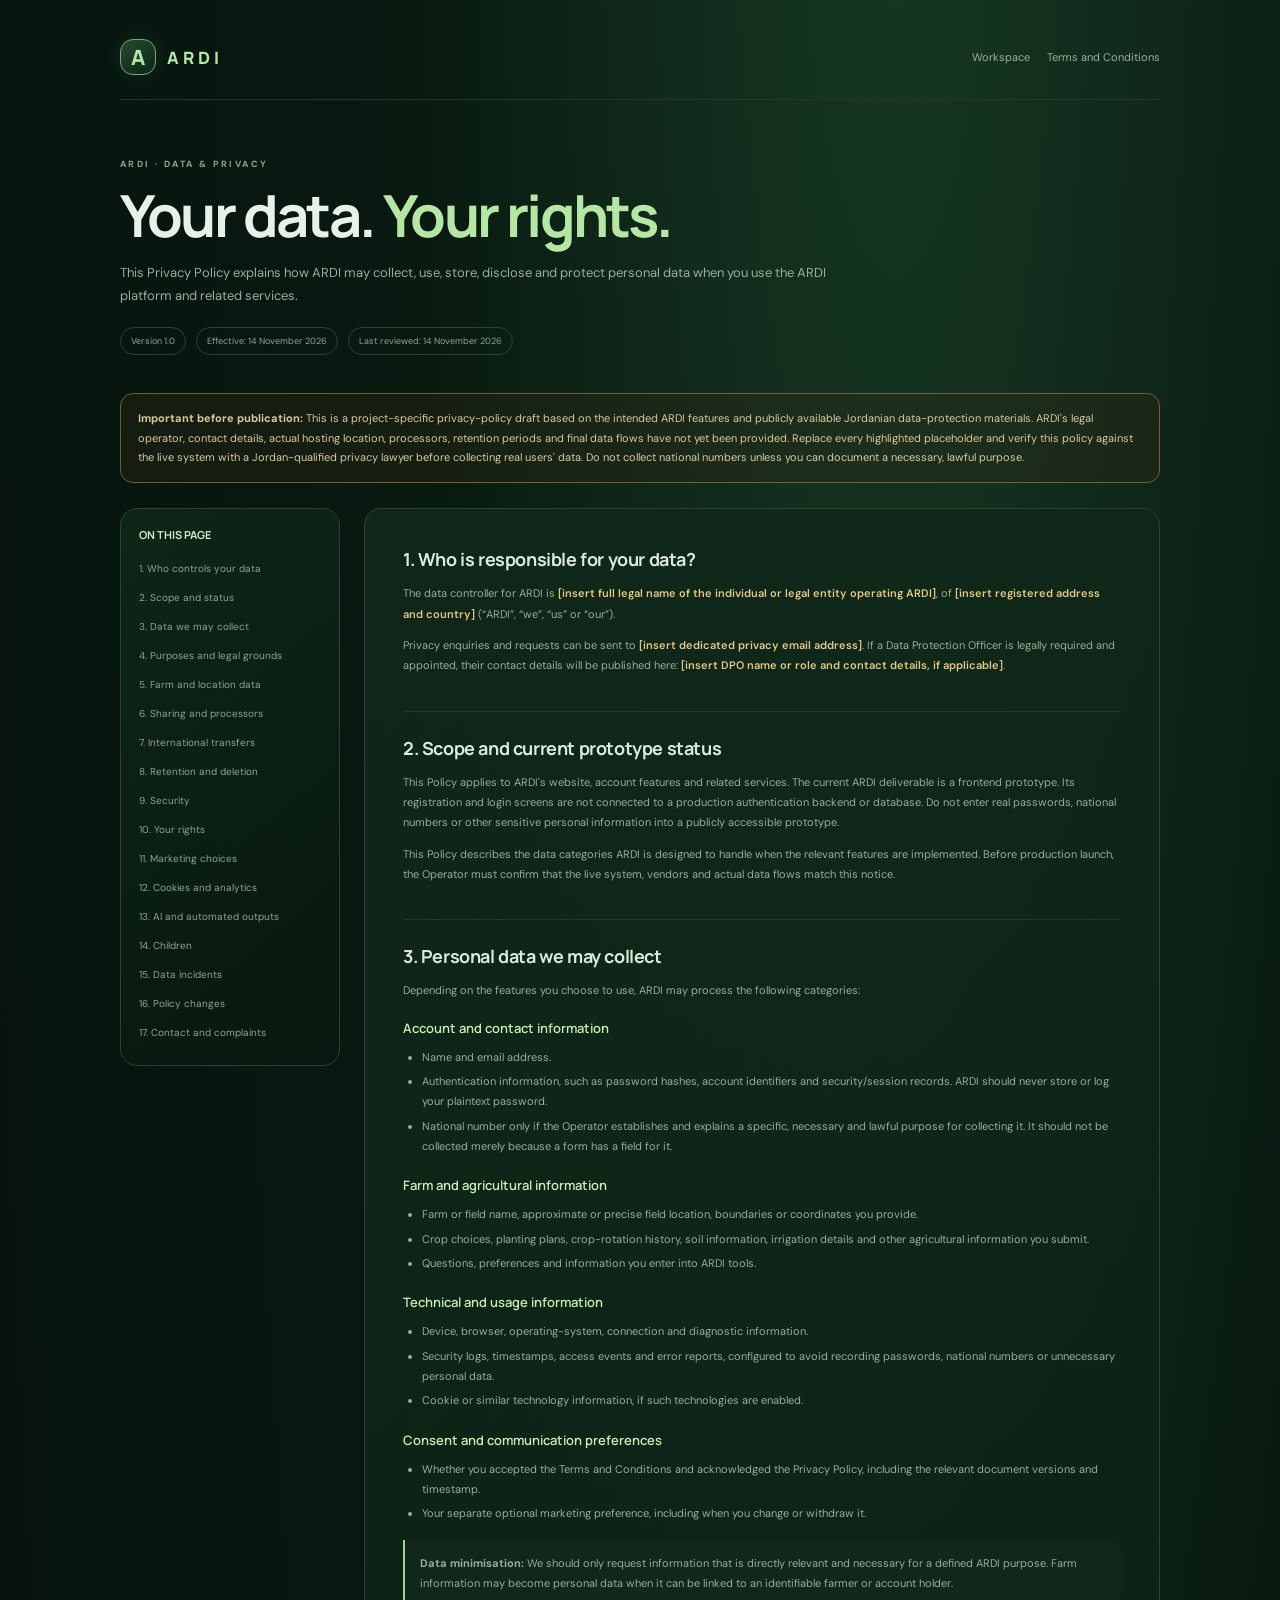
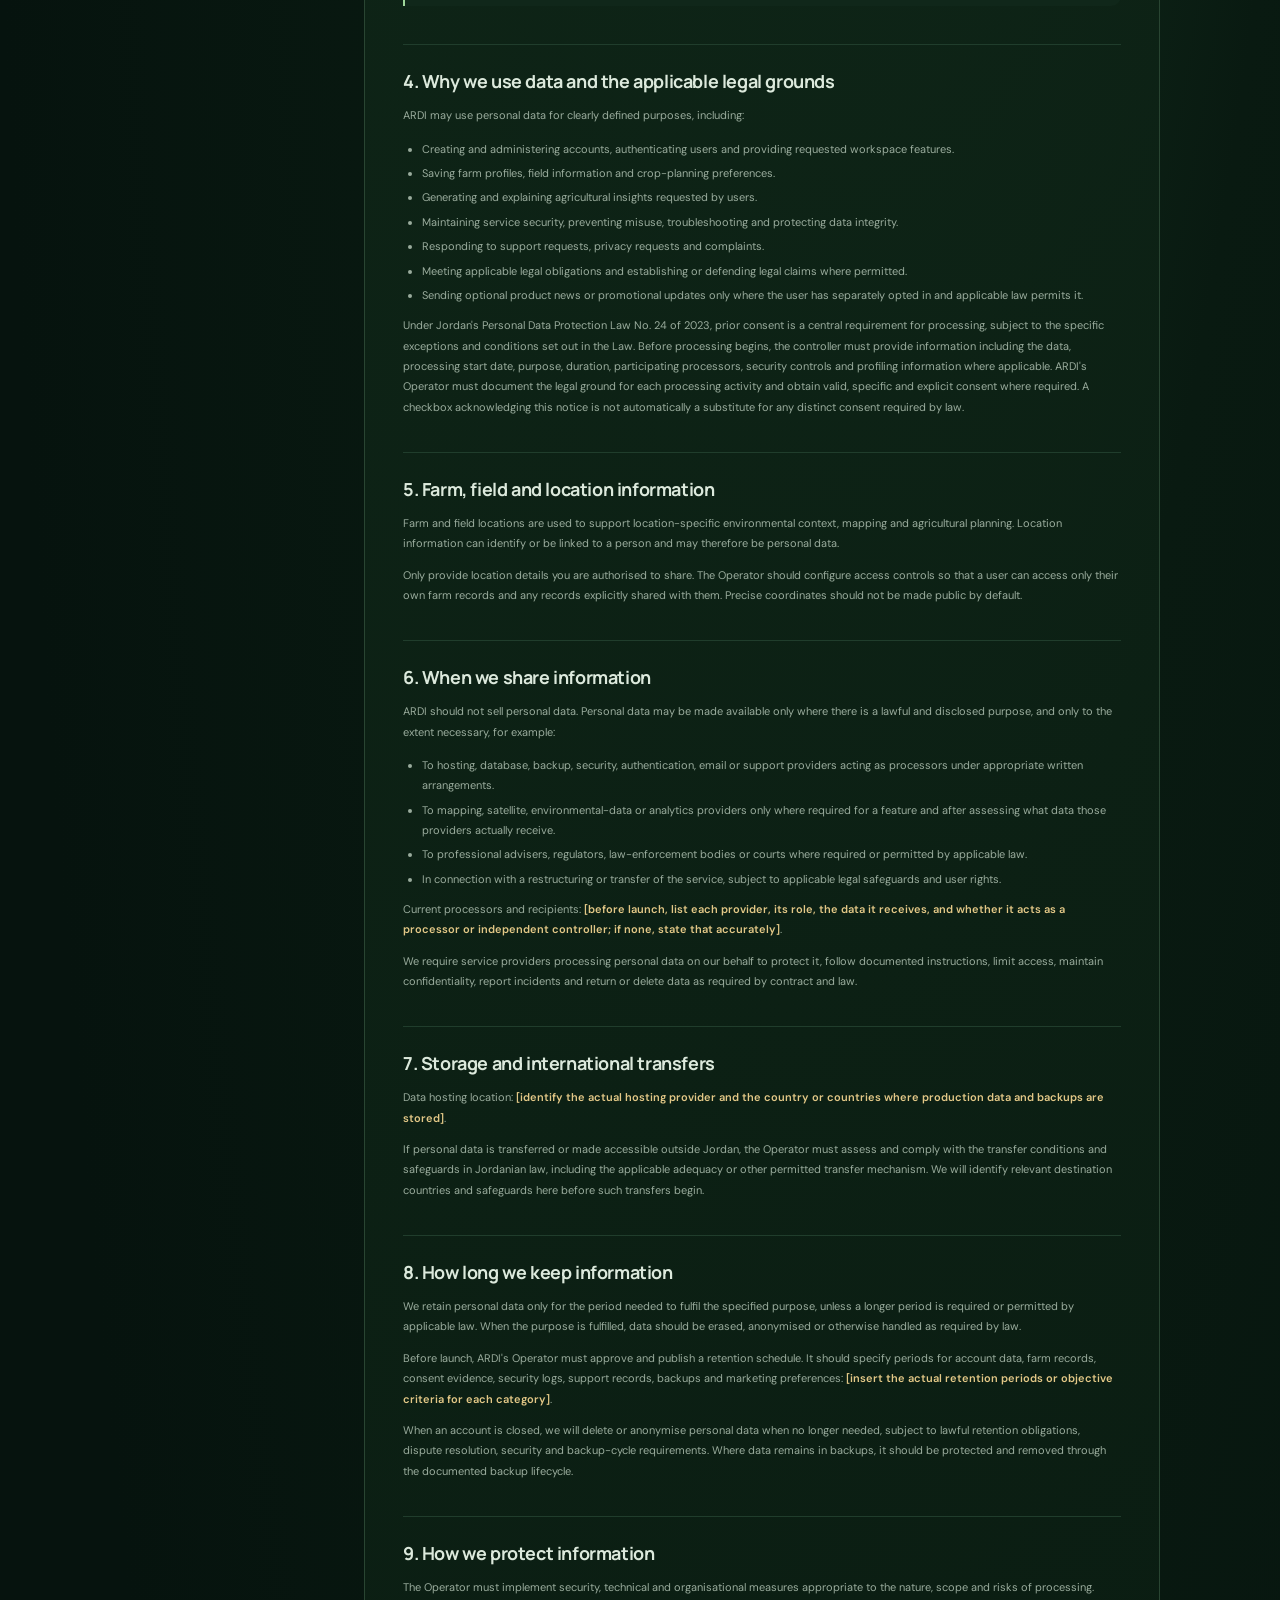
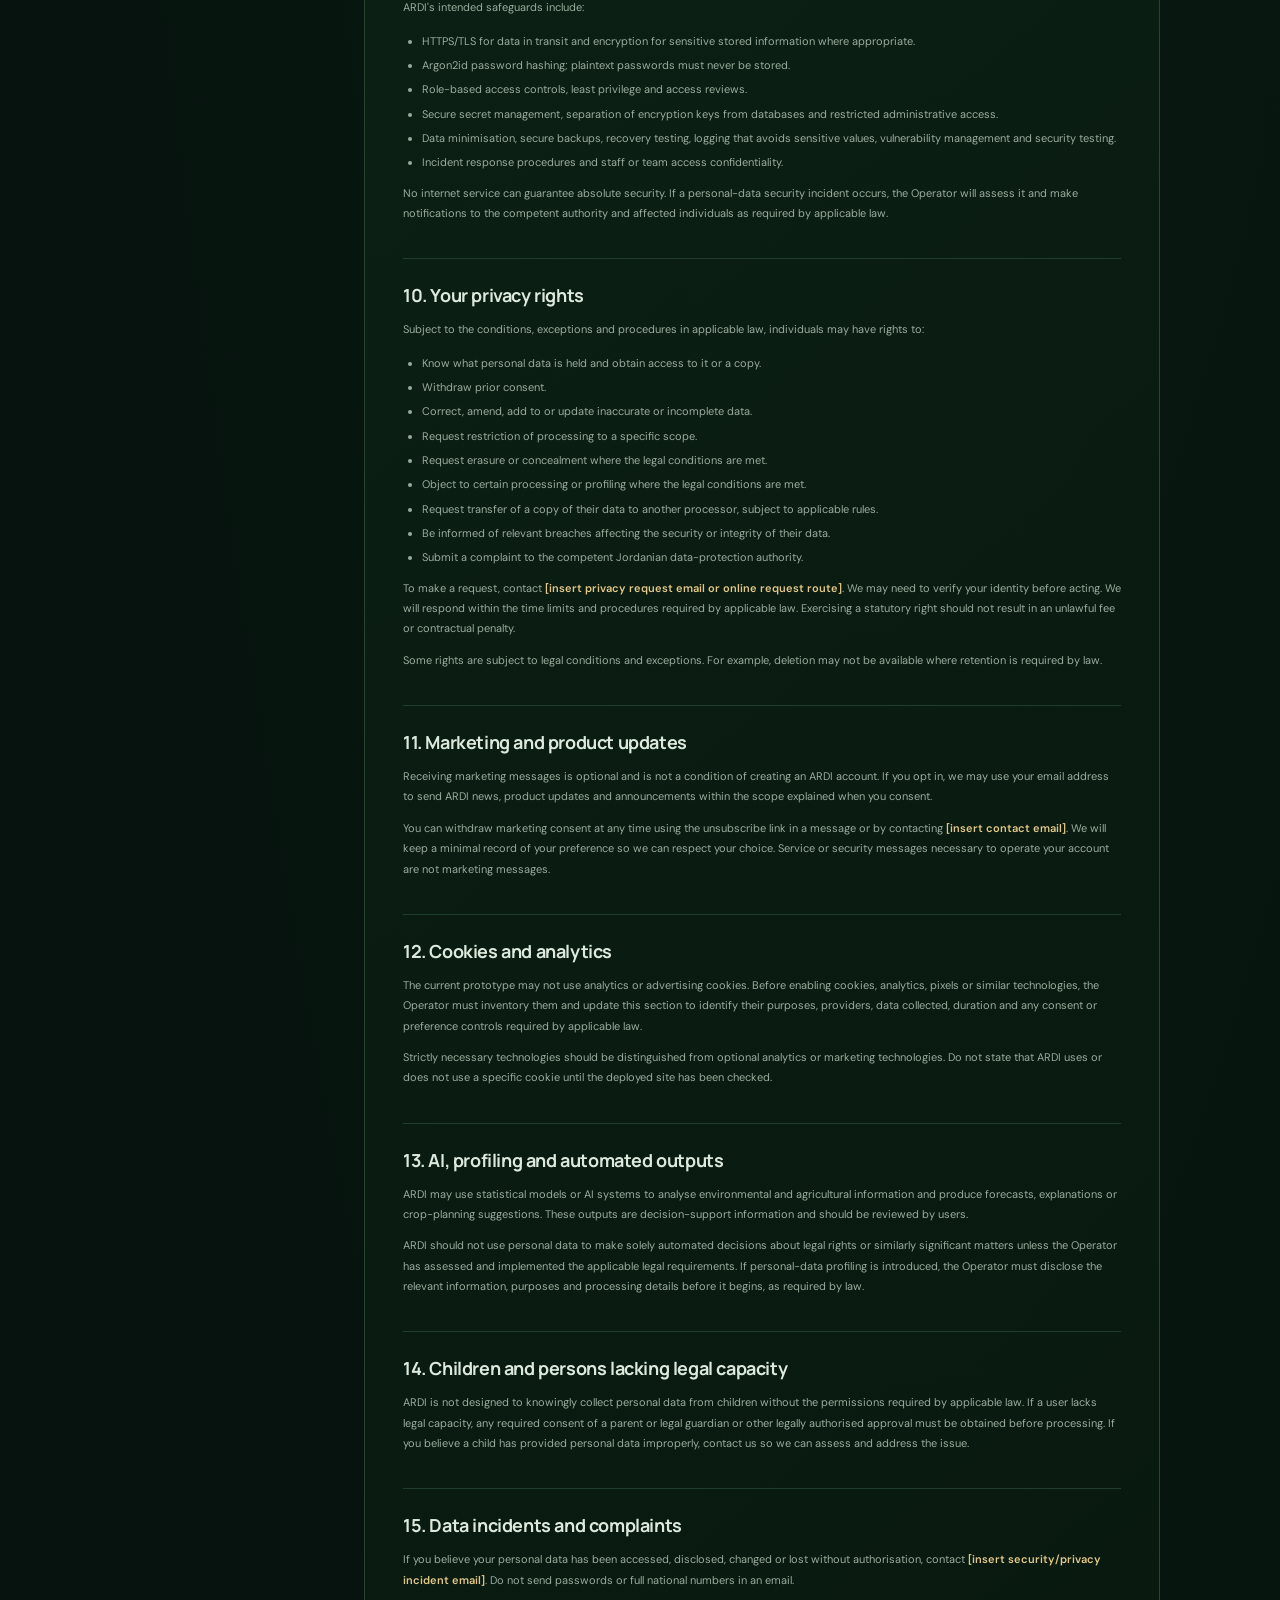
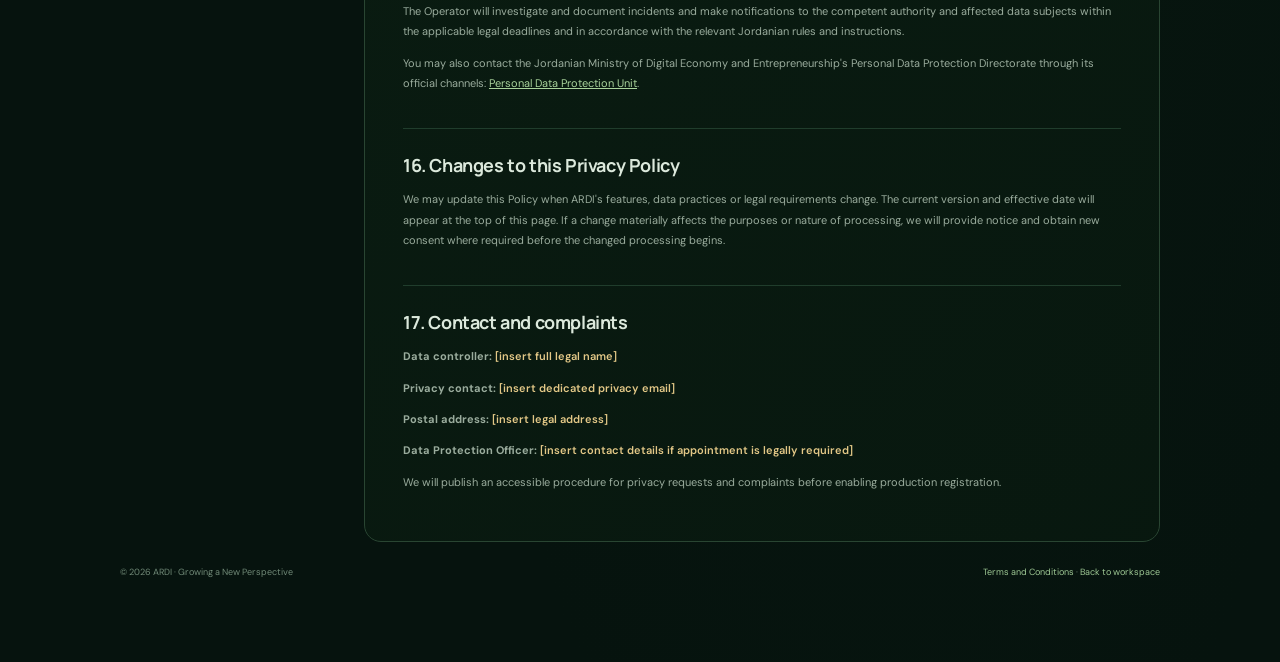
<file: ARDI/pages/privacy.html>
<!DOCTYPE html>
<html lang="en">
<head>
  <meta charset="UTF-8">
  <meta name="viewport" content="width=device-width, initial-scale=1.0">
  <meta name="theme-color" content="#06130e">
  <meta name="description" content="ARDI Privacy Policy explaining how personal data is handled.">
  <title>Privacy Policy — ARDI</title>
  <link rel="stylesheet" href="../style.css">
</head>
<body class="legal-body">
  <div class="legal-shell">
    <header class="legal-topbar">
      <a class="legal-brand" href="../index.html"><span class="brand-mark">A</span><span>ARDI</span></a>
      <nav class="legal-nav" aria-label="Legal navigation">
        <a href="../index.html">Workspace</a>
        <a href="../terms/">Terms and Conditions</a>
      </nav>
    </header>

    <section class="legal-hero">
      <div class="legal-eyebrow">ARDI · DATA &amp; PRIVACY</div>
      <h1>Your data. <em>Your rights.</em></h1>
      <p>This Privacy Policy explains how ARDI may collect, use, store, disclose and protect personal data when you use the ARDI platform and related services.</p>
      <div class="legal-meta"><span>Version 1.0</span><span>Effective: 14 November 2026</span><span>Last reviewed: 14 November 2026</span></div>
    </section>

    <div class="legal-notice">
      <strong>Important before publication:</strong> This is a project-specific privacy-policy draft based on the intended ARDI features and publicly available Jordanian data-protection materials. ARDI's legal operator, contact details, actual hosting location, processors, retention periods and final data flows have not yet been provided. Replace every highlighted placeholder and verify this policy against the live system with a Jordan-qualified privacy lawyer before collecting real users' data. Do not collect national numbers unless you can document a necessary, lawful purpose.
    </div>

    <div class="legal-layout">
      <aside class="legal-toc">
        <strong>ON THIS PAGE</strong>
        <nav>
          <a href="#controller">1. Who controls your data</a>
          <a href="#scope">2. Scope and status</a>
          <a href="#data">3. Data we may collect</a>
          <a href="#purposes">4. Purposes and legal grounds</a>
          <a href="#location">5. Farm and location data</a>
          <a href="#sharing">6. Sharing and processors</a>
          <a href="#transfers">7. International transfers</a>
          <a href="#retention">8. Retention and deletion</a>
          <a href="#security">9. Security</a>
          <a href="#rights">10. Your rights</a>
          <a href="#marketing">11. Marketing choices</a>
          <a href="#cookies">12. Cookies and analytics</a>
          <a href="#automated">13. AI and automated outputs</a>
          <a href="#children">14. Children</a>
          <a href="#incidents">15. Data incidents</a>
          <a href="#changes">16. Policy changes</a>
          <a href="#contact">17. Contact and complaints</a>
        </nav>
      </aside>

      <main class="legal-content">
        <section class="legal-section" id="controller">
          <h2>1. Who is responsible for your data?</h2>
          <p>The data controller for ARDI is <span class="legal-placeholder">[insert full legal name of the individual or legal entity operating ARDI]</span>, of <span class="legal-placeholder">[insert registered address and country]</span> (“ARDI”, “we”, “us” or “our”).</p>
          <p>Privacy enquiries and requests can be sent to <span class="legal-placeholder">[insert dedicated privacy email address]</span>. If a Data Protection Officer is legally required and appointed, their contact details will be published here: <span class="legal-placeholder">[insert DPO name or role and contact details, if applicable]</span>.</p>
        </section>

        <section class="legal-section" id="scope">
          <h2>2. Scope and current prototype status</h2>
          <p>This Policy applies to ARDI's website, account features and related services. The current ARDI deliverable is a frontend prototype. Its registration and login screens are not connected to a production authentication backend or database. Do not enter real passwords, national numbers or other sensitive personal information into a publicly accessible prototype.</p>
          <p>This Policy describes the data categories ARDI is designed to handle when the relevant features are implemented. Before production launch, the Operator must confirm that the live system, vendors and actual data flows match this notice.</p>
        </section>

        <section class="legal-section" id="data">
          <h2>3. Personal data we may collect</h2>
          <p>Depending on the features you choose to use, ARDI may process the following categories:</p>
          <h3>Account and contact information</h3>
          <ul>
            <li>Name and email address.</li>
            <li>Authentication information, such as password hashes, account identifiers and security/session records. ARDI should never store or log your plaintext password.</li>
            <li>National number only if the Operator establishes and explains a specific, necessary and lawful purpose for collecting it. It should not be collected merely because a form has a field for it.</li>
          </ul>
          <h3>Farm and agricultural information</h3>
          <ul>
            <li>Farm or field name, approximate or precise field location, boundaries or coordinates you provide.</li>
            <li>Crop choices, planting plans, crop-rotation history, soil information, irrigation details and other agricultural information you submit.</li>
            <li>Questions, preferences and information you enter into ARDI tools.</li>
          </ul>
          <h3>Technical and usage information</h3>
          <ul>
            <li>Device, browser, operating-system, connection and diagnostic information.</li>
            <li>Security logs, timestamps, access events and error reports, configured to avoid recording passwords, national numbers or unnecessary personal data.</li>
            <li>Cookie or similar technology information, if such technologies are enabled.</li>
          </ul>
          <h3>Consent and communication preferences</h3>
          <ul>
            <li>Whether you accepted the Terms and Conditions and acknowledged the Privacy Policy, including the relevant document versions and timestamp.</li>
            <li>Your separate optional marketing preference, including when you change or withdraw it.</li>
          </ul>
          <div class="legal-callout"><p><strong>Data minimisation:</strong> We should only request information that is directly relevant and necessary for a defined ARDI purpose. Farm information may become personal data when it can be linked to an identifiable farmer or account holder.</p></div>
        </section>

        <section class="legal-section" id="purposes">
          <h2>4. Why we use data and the applicable legal grounds</h2>
          <p>ARDI may use personal data for clearly defined purposes, including:</p>
          <ul>
            <li>Creating and administering accounts, authenticating users and providing requested workspace features.</li>
            <li>Saving farm profiles, field information and crop-planning preferences.</li>
            <li>Generating and explaining agricultural insights requested by users.</li>
            <li>Maintaining service security, preventing misuse, troubleshooting and protecting data integrity.</li>
            <li>Responding to support requests, privacy requests and complaints.</li>
            <li>Meeting applicable legal obligations and establishing or defending legal claims where permitted.</li>
            <li>Sending optional product news or promotional updates only where the user has separately opted in and applicable law permits it.</li>
          </ul>
          <p>Under Jordan's Personal Data Protection Law No. 24 of 2023, prior consent is a central requirement for processing, subject to the specific exceptions and conditions set out in the Law. Before processing begins, the controller must provide information including the data, processing start date, purpose, duration, participating processors, security controls and profiling information where applicable. ARDI's Operator must document the legal ground for each processing activity and obtain valid, specific and explicit consent where required. A checkbox acknowledging this notice is not automatically a substitute for any distinct consent required by law.</p>
        </section>

        <section class="legal-section" id="location">
          <h2>5. Farm, field and location information</h2>
          <p>Farm and field locations are used to support location-specific environmental context, mapping and agricultural planning. Location information can identify or be linked to a person and may therefore be personal data.</p>
          <p>Only provide location details you are authorised to share. The Operator should configure access controls so that a user can access only their own farm records and any records explicitly shared with them. Precise coordinates should not be made public by default.</p>
        </section>

        <section class="legal-section" id="sharing">
          <h2>6. When we share information</h2>
          <p>ARDI should not sell personal data. Personal data may be made available only where there is a lawful and disclosed purpose, and only to the extent necessary, for example:</p>
          <ul>
            <li>To hosting, database, backup, security, authentication, email or support providers acting as processors under appropriate written arrangements.</li>
            <li>To mapping, satellite, environmental-data or analytics providers only where required for a feature and after assessing what data those providers actually receive.</li>
            <li>To professional advisers, regulators, law-enforcement bodies or courts where required or permitted by applicable law.</li>
            <li>In connection with a restructuring or transfer of the service, subject to applicable legal safeguards and user rights.</li>
          </ul>
          <p>Current processors and recipients: <span class="legal-placeholder">[before launch, list each provider, its role, the data it receives, and whether it acts as a processor or independent controller; if none, state that accurately]</span>.</p>
          <p>We require service providers processing personal data on our behalf to protect it, follow documented instructions, limit access, maintain confidentiality, report incidents and return or delete data as required by contract and law.</p>
        </section>

        <section class="legal-section" id="transfers">
          <h2>7. Storage and international transfers</h2>
          <p>Data hosting location: <span class="legal-placeholder">[identify the actual hosting provider and the country or countries where production data and backups are stored]</span>.</p>
          <p>If personal data is transferred or made accessible outside Jordan, the Operator must assess and comply with the transfer conditions and safeguards in Jordanian law, including the applicable adequacy or other permitted transfer mechanism. We will identify relevant destination countries and safeguards here before such transfers begin.</p>
        </section>

        <section class="legal-section" id="retention">
          <h2>8. How long we keep information</h2>
          <p>We retain personal data only for the period needed to fulfil the specified purpose, unless a longer period is required or permitted by applicable law. When the purpose is fulfilled, data should be erased, anonymised or otherwise handled as required by law.</p>
          <p>Before launch, ARDI's Operator must approve and publish a retention schedule. It should specify periods for account data, farm records, consent evidence, security logs, support records, backups and marketing preferences: <span class="legal-placeholder">[insert the actual retention periods or objective criteria for each category]</span>.</p>
          <p>When an account is closed, we will delete or anonymise personal data when no longer needed, subject to lawful retention obligations, dispute resolution, security and backup-cycle requirements. Where data remains in backups, it should be protected and removed through the documented backup lifecycle.</p>
        </section>

        <section class="legal-section" id="security">
          <h2>9. How we protect information</h2>
          <p>The Operator must implement security, technical and organisational measures appropriate to the nature, scope and risks of processing. ARDI's intended safeguards include:</p>
          <ul>
            <li>HTTPS/TLS for data in transit and encryption for sensitive stored information where appropriate.</li>
            <li>Argon2id password hashing; plaintext passwords must never be stored.</li>
            <li>Role-based access controls, least privilege and access reviews.</li>
            <li>Secure secret management, separation of encryption keys from databases and restricted administrative access.</li>
            <li>Data minimisation, secure backups, recovery testing, logging that avoids sensitive values, vulnerability management and security testing.</li>
            <li>Incident response procedures and staff or team access confidentiality.</li>
          </ul>
          <p>No internet service can guarantee absolute security. If a personal-data security incident occurs, the Operator will assess it and make notifications to the competent authority and affected individuals as required by applicable law.</p>
        </section>

        <section class="legal-section" id="rights">
          <h2>10. Your privacy rights</h2>
          <p>Subject to the conditions, exceptions and procedures in applicable law, individuals may have rights to:</p>
          <ul>
            <li>Know what personal data is held and obtain access to it or a copy.</li>
            <li>Withdraw prior consent.</li>
            <li>Correct, amend, add to or update inaccurate or incomplete data.</li>
            <li>Request restriction of processing to a specific scope.</li>
            <li>Request erasure or concealment where the legal conditions are met.</li>
            <li>Object to certain processing or profiling where the legal conditions are met.</li>
            <li>Request transfer of a copy of their data to another processor, subject to applicable rules.</li>
            <li>Be informed of relevant breaches affecting the security or integrity of their data.</li>
            <li>Submit a complaint to the competent Jordanian data-protection authority.</li>
          </ul>
          <p>To make a request, contact <span class="legal-placeholder">[insert privacy request email or online request route]</span>. We may need to verify your identity before acting. We will respond within the time limits and procedures required by applicable law. Exercising a statutory right should not result in an unlawful fee or contractual penalty.</p>
          <p>Some rights are subject to legal conditions and exceptions. For example, deletion may not be available where retention is required by law.</p>
        </section>

        <section class="legal-section" id="marketing">
          <h2>11. Marketing and product updates</h2>
          <p>Receiving marketing messages is optional and is not a condition of creating an ARDI account. If you opt in, we may use your email address to send ARDI news, product updates and announcements within the scope explained when you consent.</p>
          <p>You can withdraw marketing consent at any time using the unsubscribe link in a message or by contacting <span class="legal-placeholder">[insert contact email]</span>. We will keep a minimal record of your preference so we can respect your choice. Service or security messages necessary to operate your account are not marketing messages.</p>
        </section>

        <section class="legal-section" id="cookies">
          <h2>12. Cookies and analytics</h2>
          <p>The current prototype may not use analytics or advertising cookies. Before enabling cookies, analytics, pixels or similar technologies, the Operator must inventory them and update this section to identify their purposes, providers, data collected, duration and any consent or preference controls required by applicable law.</p>
          <p>Strictly necessary technologies should be distinguished from optional analytics or marketing technologies. Do not state that ARDI uses or does not use a specific cookie until the deployed site has been checked.</p>
        </section>

        <section class="legal-section" id="automated">
          <h2>13. AI, profiling and automated outputs</h2>
          <p>ARDI may use statistical models or AI systems to analyse environmental and agricultural information and produce forecasts, explanations or crop-planning suggestions. These outputs are decision-support information and should be reviewed by users.</p>
          <p>ARDI should not use personal data to make solely automated decisions about legal rights or similarly significant matters unless the Operator has assessed and implemented the applicable legal requirements. If personal-data profiling is introduced, the Operator must disclose the relevant information, purposes and processing details before it begins, as required by law.</p>
        </section>

        <section class="legal-section" id="children">
          <h2>14. Children and persons lacking legal capacity</h2>
          <p>ARDI is not designed to knowingly collect personal data from children without the permissions required by applicable law. If a user lacks legal capacity, any required consent of a parent or legal guardian or other legally authorised approval must be obtained before processing. If you believe a child has provided personal data improperly, contact us so we can assess and address the issue.</p>
        </section>

        <section class="legal-section" id="incidents">
          <h2>15. Data incidents and complaints</h2>
          <p>If you believe your personal data has been accessed, disclosed, changed or lost without authorisation, contact <span class="legal-placeholder">[insert security/privacy incident email]</span>. Do not send passwords or full national numbers in an email.</p>
          <p>The Operator will investigate and document incidents and make notifications to the competent authority and affected data subjects within the applicable legal deadlines and in accordance with the relevant Jordanian rules and instructions.</p>
          <p>You may also contact the Jordanian Ministry of Digital Economy and Entrepreneurship's Personal Data Protection Directorate through its official channels: <a href="https://www.modee.gov.jo/EN/Pages/Personal_Data_Protection_Unit" target="_blank" rel="noopener">Personal Data Protection Unit</a>.</p>
        </section>

        <section class="legal-section" id="changes">
          <h2>16. Changes to this Privacy Policy</h2>
          <p>We may update this Policy when ARDI's features, data practices or legal requirements change. The current version and effective date will appear at the top of this page. If a change materially affects the purposes or nature of processing, we will provide notice and obtain new consent where required before the changed processing begins.</p>
        </section>

        <section class="legal-section" id="contact">
          <h2>17. Contact and complaints</h2>
          <p><strong>Data controller:</strong> <span class="legal-placeholder">[insert full legal name]</span></p>
          <p><strong>Privacy contact:</strong> <span class="legal-placeholder">[insert dedicated privacy email]</span></p>
          <p><strong>Postal address:</strong> <span class="legal-placeholder">[insert legal address]</span></p>
          <p><strong>Data Protection Officer:</strong> <span class="legal-placeholder">[insert contact details if appointment is legally required]</span></p>
          <p>We will publish an accessible procedure for privacy requests and complaints before enabling production registration.</p>
        </section>
      </main>
    </div>

    <footer class="legal-footer">
      <span>© 2026 ARDI · Growing a New Perspective</span>
      <span><a href="../terms/">Terms and Conditions</a> · <a href="../index.html">Back to workspace</a></span>
    </footer>
  </div>
</body>
</html>
</file>
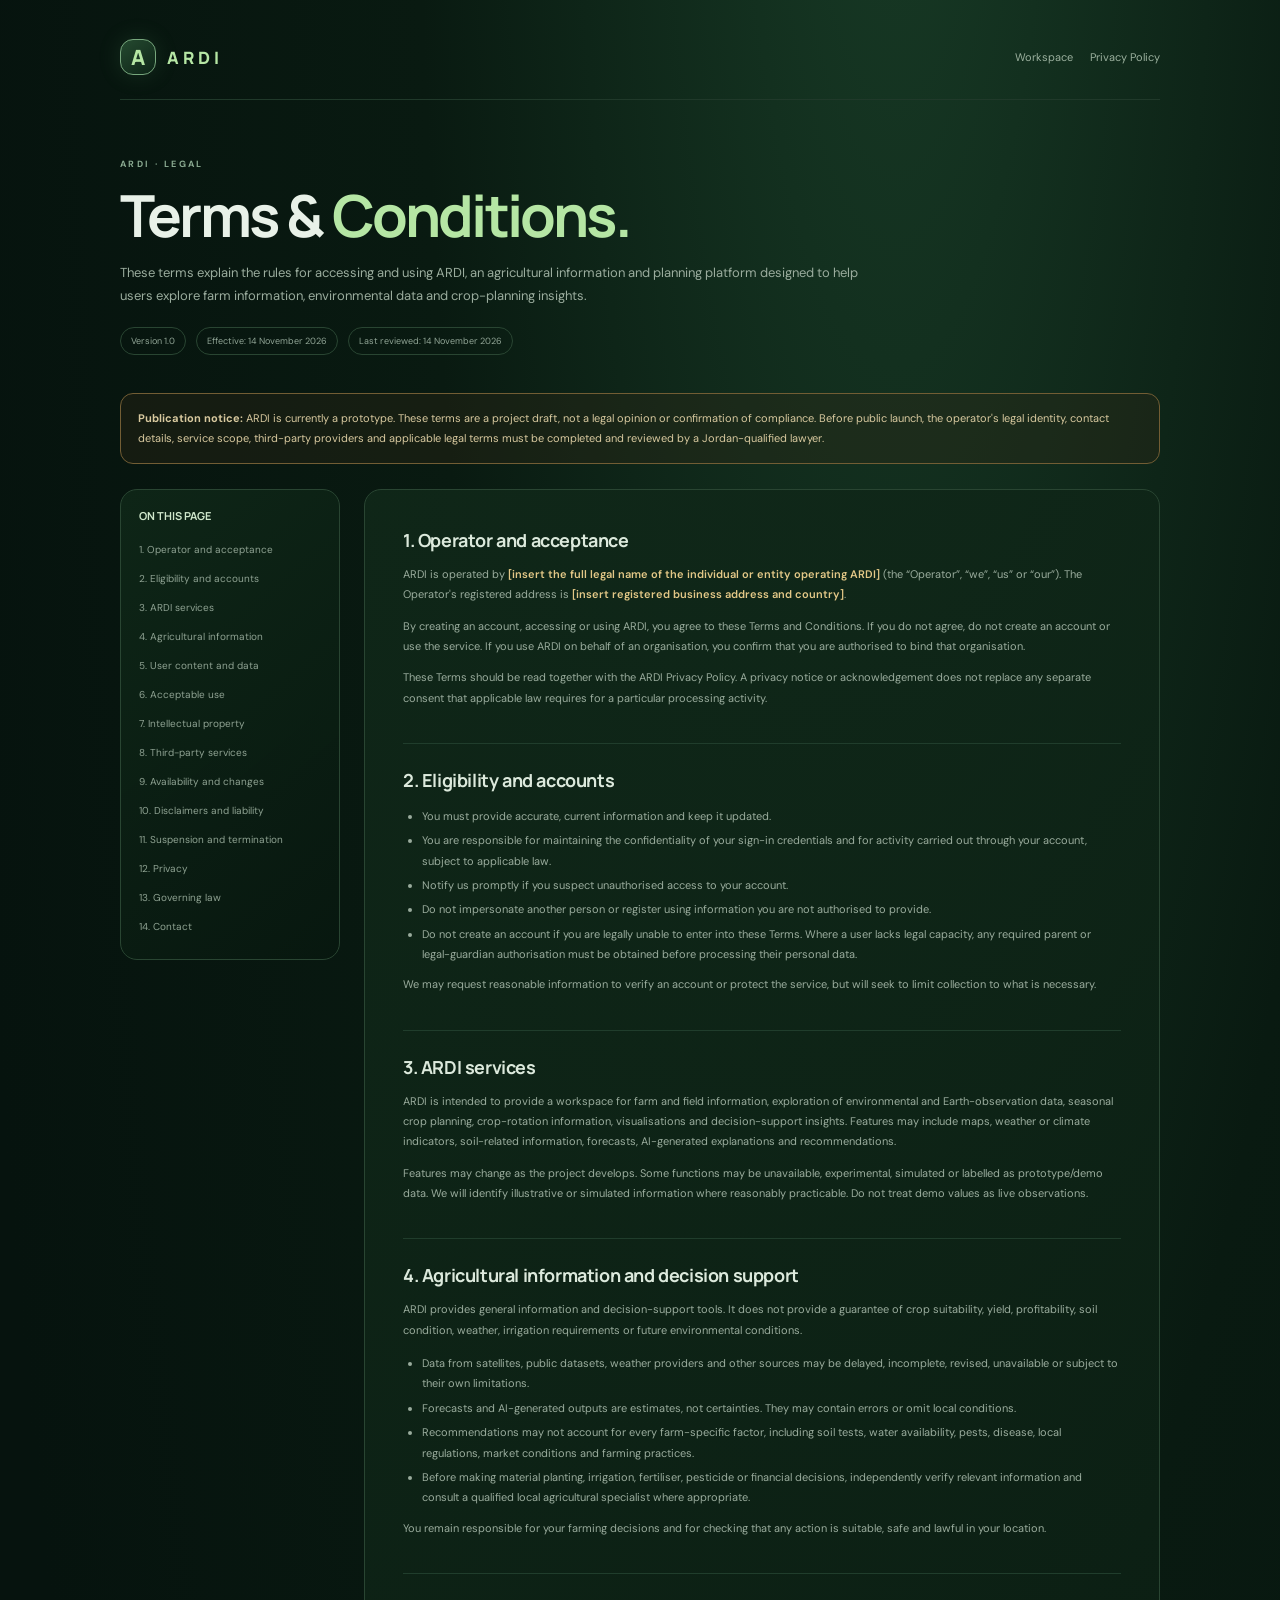
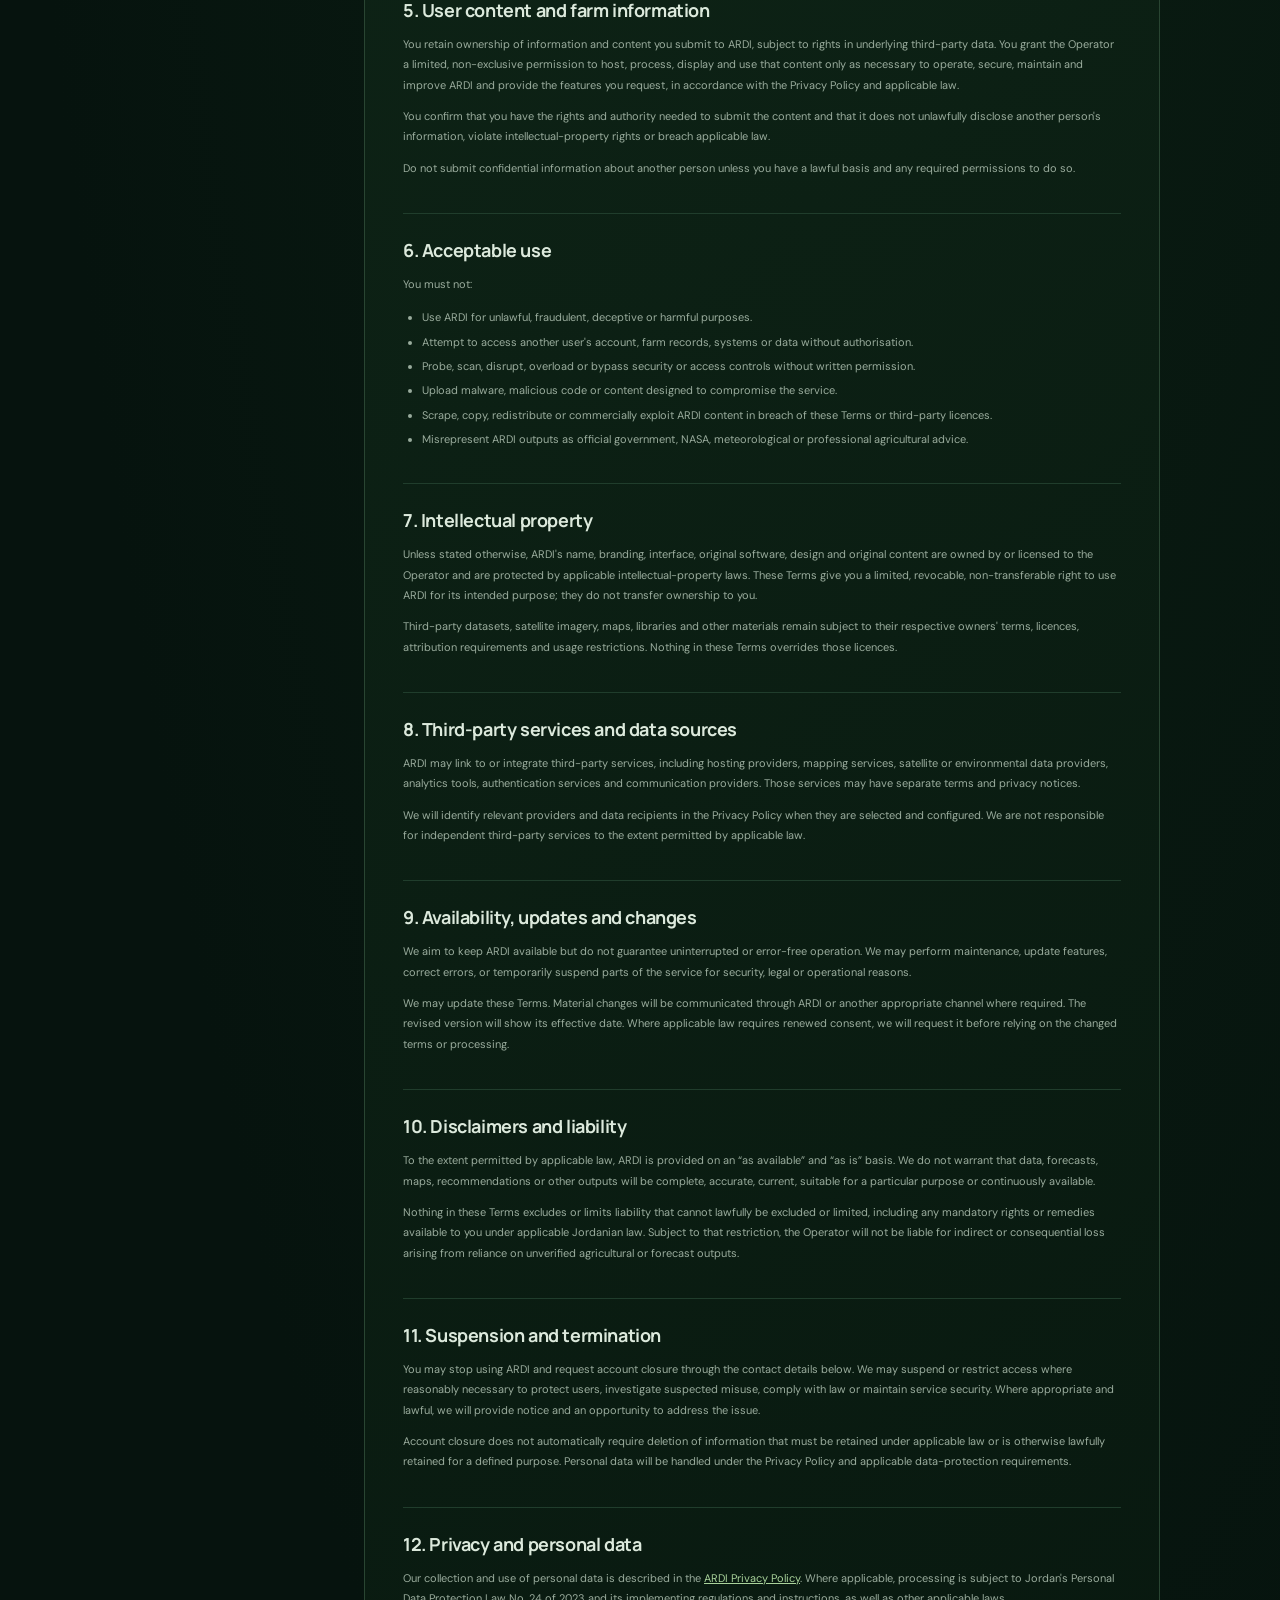
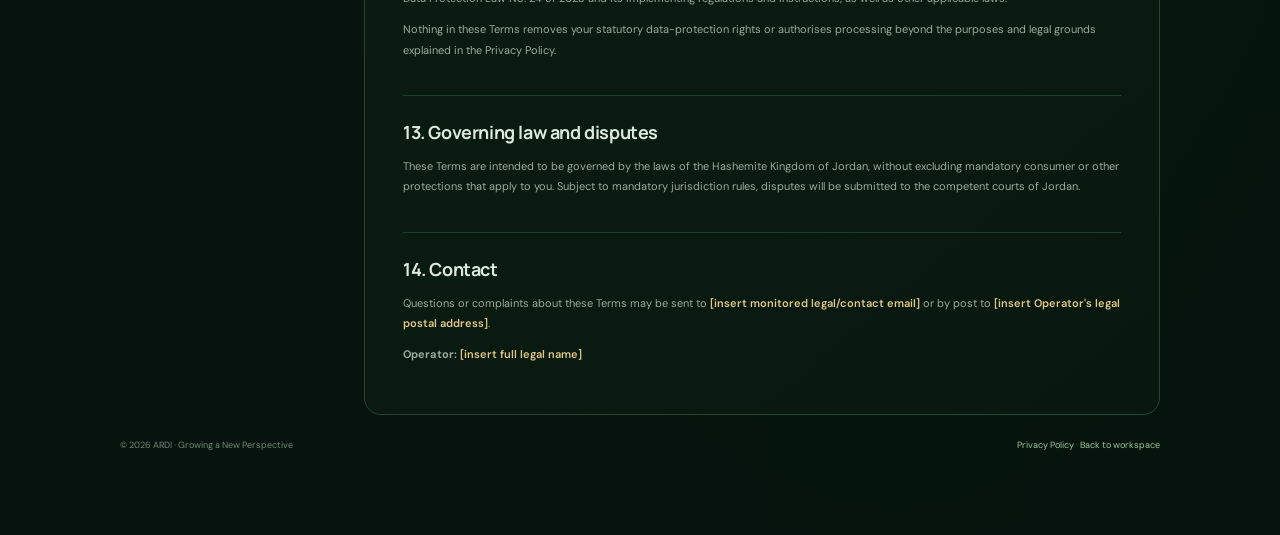
<file: ARDI/pages/terms.html>
<!DOCTYPE html>
<html lang="en">
<head>
  <meta charset="UTF-8">
  <meta name="viewport" content="width=device-width, initial-scale=1.0">
  <meta name="theme-color" content="#06130e">
  <meta name="description" content="ARDI Terms and Conditions.">
  <title>Terms and Conditions — ARDI</title>
  <link rel="stylesheet" href="../style.css">
</head>
<body class="legal-body">
  <div class="legal-shell">
    <header class="legal-topbar">
      <a class="legal-brand" href="../index.html"><span class="brand-mark">A</span><span>ARDI</span></a>
      <nav class="legal-nav" aria-label="Legal navigation">
        <a href="../index.html">Workspace</a>
        <a href="../privacy/">Privacy Policy</a>
      </nav>
    </header>

    <section class="legal-hero">
      <div class="legal-eyebrow">ARDI · LEGAL</div>
      <h1>Terms &amp; <em>Conditions.</em></h1>
      <p>These terms explain the rules for accessing and using ARDI, an agricultural information and planning platform designed to help users explore farm information, environmental data and crop-planning insights.</p>
      <div class="legal-meta"><span>Version 1.0</span><span>Effective: 14 November 2026</span><span>Last reviewed: 14 November 2026</span></div>
    </section>

    <div class="legal-notice">
      <strong>Publication notice:</strong> ARDI is currently a prototype. These terms are a project draft, not a legal opinion or confirmation of compliance. Before public launch, the operator's legal identity, contact details, service scope, third-party providers and applicable legal terms must be completed and reviewed by a Jordan-qualified lawyer.
    </div>

    <div class="legal-layout">
      <aside class="legal-toc">
        <strong>ON THIS PAGE</strong>
        <nav>
          <a href="#operator">1. Operator and acceptance</a>
          <a href="#eligibility">2. Eligibility and accounts</a>
          <a href="#service">3. ARDI services</a>
          <a href="#agriculture">4. Agricultural information</a>
          <a href="#user-content">5. User content and data</a>
          <a href="#acceptable-use">6. Acceptable use</a>
          <a href="#ip">7. Intellectual property</a>
          <a href="#third-party">8. Third-party services</a>
          <a href="#availability">9. Availability and changes</a>
          <a href="#disclaimer">10. Disclaimers and liability</a>
          <a href="#termination">11. Suspension and termination</a>
          <a href="#privacy">12. Privacy</a>
          <a href="#law">13. Governing law</a>
          <a href="#contact">14. Contact</a>
        </nav>
      </aside>

      <main class="legal-content">
        <section class="legal-section" id="operator">
          <h2>1. Operator and acceptance</h2>
          <p>ARDI is operated by <span class="legal-placeholder">[insert the full legal name of the individual or entity operating ARDI]</span> (the “Operator”, “we”, “us” or “our”). The Operator's registered address is <span class="legal-placeholder">[insert registered business address and country]</span>.</p>
          <p>By creating an account, accessing or using ARDI, you agree to these Terms and Conditions. If you do not agree, do not create an account or use the service. If you use ARDI on behalf of an organisation, you confirm that you are authorised to bind that organisation.</p>
          <p>These Terms should be read together with the ARDI Privacy Policy. A privacy notice or acknowledgement does not replace any separate consent that applicable law requires for a particular processing activity.</p>
        </section>

        <section class="legal-section" id="eligibility">
          <h2>2. Eligibility and accounts</h2>
          <ul>
            <li>You must provide accurate, current information and keep it updated.</li>
            <li>You are responsible for maintaining the confidentiality of your sign-in credentials and for activity carried out through your account, subject to applicable law.</li>
            <li>Notify us promptly if you suspect unauthorised access to your account.</li>
            <li>Do not impersonate another person or register using information you are not authorised to provide.</li>
            <li>Do not create an account if you are legally unable to enter into these Terms. Where a user lacks legal capacity, any required parent or legal-guardian authorisation must be obtained before processing their personal data.</li>
          </ul>
          <p>We may request reasonable information to verify an account or protect the service, but will seek to limit collection to what is necessary.</p>
        </section>

        <section class="legal-section" id="service">
          <h2>3. ARDI services</h2>
          <p>ARDI is intended to provide a workspace for farm and field information, exploration of environmental and Earth-observation data, seasonal crop planning, crop-rotation information, visualisations and decision-support insights. Features may include maps, weather or climate indicators, soil-related information, forecasts, AI-generated explanations and recommendations.</p>
          <p>Features may change as the project develops. Some functions may be unavailable, experimental, simulated or labelled as prototype/demo data. We will identify illustrative or simulated information where reasonably practicable. Do not treat demo values as live observations.</p>
        </section>

        <section class="legal-section" id="agriculture">
          <h2>4. Agricultural information and decision support</h2>
          <p>ARDI provides general information and decision-support tools. It does not provide a guarantee of crop suitability, yield, profitability, soil condition, weather, irrigation requirements or future environmental conditions.</p>
          <ul>
            <li>Data from satellites, public datasets, weather providers and other sources may be delayed, incomplete, revised, unavailable or subject to their own limitations.</li>
            <li>Forecasts and AI-generated outputs are estimates, not certainties. They may contain errors or omit local conditions.</li>
            <li>Recommendations may not account for every farm-specific factor, including soil tests, water availability, pests, disease, local regulations, market conditions and farming practices.</li>
            <li>Before making material planting, irrigation, fertiliser, pesticide or financial decisions, independently verify relevant information and consult a qualified local agricultural specialist where appropriate.</li>
          </ul>
          <p>You remain responsible for your farming decisions and for checking that any action is suitable, safe and lawful in your location.</p>
        </section>

        <section class="legal-section" id="user-content">
          <h2>5. User content and farm information</h2>
          <p>You retain ownership of information and content you submit to ARDI, subject to rights in underlying third-party data. You grant the Operator a limited, non-exclusive permission to host, process, display and use that content only as necessary to operate, secure, maintain and improve ARDI and provide the features you request, in accordance with the Privacy Policy and applicable law.</p>
          <p>You confirm that you have the rights and authority needed to submit the content and that it does not unlawfully disclose another person's information, violate intellectual-property rights or breach applicable law.</p>
          <p>Do not submit confidential information about another person unless you have a lawful basis and any required permissions to do so.</p>
        </section>

        <section class="legal-section" id="acceptable-use">
          <h2>6. Acceptable use</h2>
          <p>You must not:</p>
          <ul>
            <li>Use ARDI for unlawful, fraudulent, deceptive or harmful purposes.</li>
            <li>Attempt to access another user's account, farm records, systems or data without authorisation.</li>
            <li>Probe, scan, disrupt, overload or bypass security or access controls without written permission.</li>
            <li>Upload malware, malicious code or content designed to compromise the service.</li>
            <li>Scrape, copy, redistribute or commercially exploit ARDI content in breach of these Terms or third-party licences.</li>
            <li>Misrepresent ARDI outputs as official government, NASA, meteorological or professional agricultural advice.</li>
          </ul>
        </section>

        <section class="legal-section" id="ip">
          <h2>7. Intellectual property</h2>
          <p>Unless stated otherwise, ARDI's name, branding, interface, original software, design and original content are owned by or licensed to the Operator and are protected by applicable intellectual-property laws. These Terms give you a limited, revocable, non-transferable right to use ARDI for its intended purpose; they do not transfer ownership to you.</p>
          <p>Third-party datasets, satellite imagery, maps, libraries and other materials remain subject to their respective owners' terms, licences, attribution requirements and usage restrictions. Nothing in these Terms overrides those licences.</p>
        </section>

        <section class="legal-section" id="third-party">
          <h2>8. Third-party services and data sources</h2>
          <p>ARDI may link to or integrate third-party services, including hosting providers, mapping services, satellite or environmental data providers, analytics tools, authentication services and communication providers. Those services may have separate terms and privacy notices.</p>
          <p>We will identify relevant providers and data recipients in the Privacy Policy when they are selected and configured. We are not responsible for independent third-party services to the extent permitted by applicable law.</p>
        </section>

        <section class="legal-section" id="availability">
          <h2>9. Availability, updates and changes</h2>
          <p>We aim to keep ARDI available but do not guarantee uninterrupted or error-free operation. We may perform maintenance, update features, correct errors, or temporarily suspend parts of the service for security, legal or operational reasons.</p>
          <p>We may update these Terms. Material changes will be communicated through ARDI or another appropriate channel where required. The revised version will show its effective date. Where applicable law requires renewed consent, we will request it before relying on the changed terms or processing.</p>
        </section>

        <section class="legal-section" id="disclaimer">
          <h2>10. Disclaimers and liability</h2>
          <p>To the extent permitted by applicable law, ARDI is provided on an “as available” and “as is” basis. We do not warrant that data, forecasts, maps, recommendations or other outputs will be complete, accurate, current, suitable for a particular purpose or continuously available.</p>
          <p>Nothing in these Terms excludes or limits liability that cannot lawfully be excluded or limited, including any mandatory rights or remedies available to you under applicable Jordanian law. Subject to that restriction, the Operator will not be liable for indirect or consequential loss arising from reliance on unverified agricultural or forecast outputs.</p>
        </section>

        <section class="legal-section" id="termination">
          <h2>11. Suspension and termination</h2>
          <p>You may stop using ARDI and request account closure through the contact details below. We may suspend or restrict access where reasonably necessary to protect users, investigate suspected misuse, comply with law or maintain service security. Where appropriate and lawful, we will provide notice and an opportunity to address the issue.</p>
          <p>Account closure does not automatically require deletion of information that must be retained under applicable law or is otherwise lawfully retained for a defined purpose. Personal data will be handled under the Privacy Policy and applicable data-protection requirements.</p>
        </section>

        <section class="legal-section" id="privacy">
          <h2>12. Privacy and personal data</h2>
          <p>Our collection and use of personal data is described in the <a href="../privacy/">ARDI Privacy Policy</a>. Where applicable, processing is subject to Jordan's Personal Data Protection Law No. 24 of 2023 and its implementing regulations and instructions, as well as other applicable laws.</p>
          <p>Nothing in these Terms removes your statutory data-protection rights or authorises processing beyond the purposes and legal grounds explained in the Privacy Policy.</p>
        </section>

        <section class="legal-section" id="law">
          <h2>13. Governing law and disputes</h2>
          <p>These Terms are intended to be governed by the laws of the Hashemite Kingdom of Jordan, without excluding mandatory consumer or other protections that apply to you. Subject to mandatory jurisdiction rules, disputes will be submitted to the competent courts of Jordan.</p>
        </section>

        <section class="legal-section" id="contact">
          <h2>14. Contact</h2>
          <p>Questions or complaints about these Terms may be sent to <span class="legal-placeholder">[insert monitored legal/contact email]</span> or by post to <span class="legal-placeholder">[insert Operator's legal postal address]</span>.</p>
          <p><strong>Operator:</strong> <span class="legal-placeholder">[insert full legal name]</span></p>
        </section>
      </main>
    </div>

    <footer class="legal-footer">
      <span>© 2026 ARDI · Growing a New Perspective</span>
      <span><a href="../privacy/">Privacy Policy</a> · <a href="../index.html">Back to workspace</a></span>
    </footer>
  </div>
</body>
</html>
</file>
<file: ARDI/style.css>
@import url('https://fonts.googleapis.com/css2?family=DM+Sans:wght@400;500;600;700&family=Manrope:wght@400;500;600;700;800&display=swap');
:root{--bg:#06130e;--panel:#0b1d14;--panel2:#10271b;--line:#203d2c;--green:#b5e6a4;--lime:#d0ed9e;--text:#e8f1e8;--muted:#91a596;--soft:#6d8676}
*{box-sizing:border-box}html{scroll-behavior:smooth}body{margin:0;background:radial-gradient(ellipse at 70% -10%,#183b26 0%,#091a11 38%,var(--bg) 75%);color:var(--text);font-family:'DM Sans',sans-serif;min-height:100vh}button,input,select{font:inherit}button{cursor:pointer}.app-shell{min-height:100vh}.sidebar{position:fixed;inset:0 auto 0 0;width:250px;padding:27px 18px 18px;background:rgba(5,18,12,.88);border-right:1px solid #1e3929;backdrop-filter:blur(20px);display:flex;flex-direction:column;z-index:20}.brand{display:flex;gap:12px;align-items:center;color:var(--green);text-decoration:none;font:800 20px Manrope;letter-spacing:5px;padding:0 9px 38px}.brand small{display:block;font:500 8px 'DM Sans';letter-spacing:1.7px;color:#819a87;margin-top:5px}.brand-mark{width:39px;height:39px;display:grid;place-items:center;border:1px solid #77a77d;border-radius:13px;background:linear-gradient(145deg,#254a30,#0d2417);font-size:21px;letter-spacing:0;box-shadow:0 0 25px #83d38a20}.side-label,.kicker{font-size:9px;letter-spacing:2.4px;color:#789580;font-weight:700}.side-label{padding:0 12px 13px}.side-nav{display:grid;gap:6px}.nav-link{width:100%;border:1px solid transparent;background:transparent;color:#9bb09e;text-align:left;padding:12px 13px;border-radius:12px;display:flex;align-items:center;gap:13px;font-size:13px;transition:.25s}.nav-link i{font-style:normal;font-size:19px;width:22px;text-align:center;color:#8fb59a}.nav-link:hover{background:#10271a;color:#e4f3e4}.nav-link.active{background:linear-gradient(100deg,#193b25,#10271a);border-color:#31573a;color:#c7edb7;box-shadow:inset 3px 0 #a9e59c}.sidebar-bottom{margin-top:auto}.connection{display:flex;align-items:center;gap:11px;padding:14px 11px;border:1px solid #23412c;background:#0b2114;border-radius:13px;margin-bottom:13px}.connection b,.profile-mini b{display:block;font-size:11px}.connection small,.profile-mini small{display:block;color:#789080;font-size:10px;margin-top:4px}.pulse{width:7px;height:7px;border-radius:50%;background:#9bdc8e;box-shadow:0 0 0 5px #9bdc8e18,0 0 14px #9bdc8e;flex:none}.profile-mini{display:flex;align-items:center;gap:10px;border-top:1px solid #1b3525;margin-top:14px;padding:17px 5px 0}.profile-mini>span{margin-left:auto;color:#7d9884}.avatar{width:34px;height:34px;border-radius:50%;display:grid;place-items:center;background:linear-gradient(145deg,#c5e8a3,#4c8a5c);color:#102518;font-weight:800;font-size:11px}.main{margin-left:250px;min-height:100vh;padding:0 42px 20px;max-width:1700px}.topbar{height:77px;border-bottom:1px solid #20392a;display:flex;align-items:center;justify-content:space-between;margin-bottom:34px}.breadcrumb{display:flex;align-items:center;gap:12px;font-size:12px;color:#718a78}.breadcrumb b{color:#3c5943}.breadcrumb strong{color:#dce9dc;font-weight:600}.top-actions{display:flex;align-items:center;gap:15px}.top-status{font-size:10px;color:#9cb09e;border:1px solid #294632;border-radius:30px;padding:8px 12px}.top-status i{display:inline-block;width:6px;height:6px;background:#b7e7a1;border-radius:50%;margin-right:7px}.icon-btn,.mobile-menu{background:#10251a;border:1px solid #294632;color:#c2dfbd;width:35px;height:35px;border-radius:11px}.avatar.small{width:32px;height:32px}.mobile-menu{display:none}.page{display:none;animation:pageIn .5s ease both}.page.active{display:block}@keyframes pageIn{from{opacity:0;transform:translateY(10px)}to{opacity:1;transform:none}}h1,h2,h3,p{margin-top:0}h1{font:700 clamp(36px,5vw,57px) Manrope;letter-spacing:-2.8px;margin:12px 0 8px}h1 em,h2 em{font-style:normal;color:var(--green)}.sub{color:#9aac9d;font-size:14px}.welcome-row{display:flex;align-items:end;justify-content:space-between;margin-bottom:26px}.primary-btn{border:0;background:linear-gradient(120deg,#c6edae,#8acb91);color:#102518;border-radius:11px;padding:12px 17px;font-weight:700;font-size:12px;box-shadow:0 8px 30px #9ee09c20;transition:.2s}.primary-btn:hover{transform:translateY(-2px);box-shadow:0 10px 30px #9ee09c35}.primary-btn span{margin-left:12px}.card{border:1px solid #294532;background:linear-gradient(140deg,rgba(16,40,25,.94),rgba(8,24,15,.96));border-radius:20px;overflow:hidden;box-shadow:0 18px 55px #00000018}.hero-3d{min-height:340px;position:relative;display:flex;align-items:center;padding:36px 40px;margin-bottom:35px;background:radial-gradient(circle at 77% 50%,#21472c80,transparent 36%),linear-gradient(115deg,#11291a,#091b12 65%,#0d2417)}.hero-copy{width:49%;position:relative;z-index:2}.eyebrow{font-size:9px;letter-spacing:2.6px;color:#a6c9a6}.hero-copy h2,.data-banner h2,.rotation-intro h2,.explorer-info h2,.insight-hero h2{font:700 32px/1.2 Manrope;letter-spacing:-1.2px;margin:15px 0}.hero-copy p,.data-banner p,.rotation-intro p,.explorer-info p,.insight-hero p{font-size:12px;color:#9caf9e;line-height:1.8;max-width:350px}.glass-btn{margin-top:12px;border:1px solid #608568;border-radius:9px;background:#b1dba51b;color:#d6edce;padding:11px 14px;font-size:11px}.glass-btn span{margin-left:20px}.earth-wrap{position:absolute;width:53%;right:1%;top:0;bottom:0;display:grid;place-items:center}.earth-wrap canvas{width:100%;height:100%;position:relative;z-index:1}.orbit{position:absolute;width:310px;height:105px;border:1px solid #a4d6a32b;border-radius:50%;transform:rotate(-24deg);pointer-events:none}.orbit-two{width:365px;height:130px;transform:rotate(34deg);border-color:#9bd5a31c}.earth-caption{position:absolute;bottom:22px;right:27px;font-size:8px;letter-spacing:1.8px;color:#a2b9a3;display:flex;align-items:center;gap:9px}.earth-caption .pulse{width:5px;height:5px}.hero-stars{position:absolute;inset:0;pointer-events:none;background-image:radial-gradient(#c2e9b4 1px,transparent 1px);background-size:73px 61px;opacity:.09;mask-image:linear-gradient(90deg,transparent,black)}.section-title{display:flex;justify-content:space-between;align-items:end;margin:0 0 17px}.section-title h2{font:600 23px Manrope;margin:7px 0 0}.muted{color:#809687;font-size:11px}.feature-grid,.data-grid{display:grid;grid-template-columns:repeat(4,1fr);gap:13px}.feature-card,.data-tile{position:relative;text-align:left;min-height:190px;padding:20px;border:1px solid #294532;border-radius:16px;background:linear-gradient(145deg,#10271a,#0a1b12);color:var(--text);transition:.25s;overflow:hidden}.feature-card:hover,.data-tile:hover{transform:translateY(-5px);border-color:#6b9b69;box-shadow:0 16px 35px #0003}.feature-icon{width:37px;height:37px;display:grid;place-items:center;border:1px solid #3e6544;border-radius:12px;background:#b2e0a314;color:#bde5ad;font-size:21px}.feature-arrow{position:absolute;right:20px;top:21px;color:#7e9d83}.feature-card h3,.data-tile h3{font:600 16px Manrope;margin:21px 0 7px}.feature-card p,.data-tile p{font-size:11px;color:#8fa393;line-height:1.6;margin-bottom:16px}.feature-card small,.data-tile small{font-size:8px;letter-spacing:1.3px;color:#83a28a}.bottom-note{display:flex;gap:13px;align-items:center;padding:17px 0;color:#8ea391;font-size:11px}.bottom-note span{color:#b8e69e;font-size:20px}.bottom-note p{margin:0}.bottom-note b{color:#d7e8d5}.page-heading{margin-bottom:28px}.two-col{display:grid;grid-template-columns:1fr 1fr;gap:18px}.form-card{padding:25px}.card-heading{display:flex;justify-content:space-between;align-items:center;margin-bottom:23px}.card-heading h2{font:600 22px Manrope;margin:6px 0}.round-icon{width:43px;height:43px;border:1px solid #426348;background:#1a3823;color:#bde5ad;border-radius:14px;display:grid;place-items:center;font-size:22px}.farm-form{display:grid;gap:14px}.farm-form label{font-size:10px;color:#a3b6a5;display:grid;gap:7px}.farm-form input,.farm-form select,.season-card input,.settings-card select{width:100%;padding:12px 13px;border-radius:9px;border:1px solid #2c4934;background:#07170e;color:#e1eee0;outline:none;font-size:11px}.farm-form input:focus,.season-card input:focus{border-color:#9ed69a}.form-row{display:grid;grid-template-columns:1fr 1fr;gap:12px}.full{width:100%;margin-top:5px}.tiny-note{font-size:9px;color:#708776;text-align:center;margin:0}.farm-visual{padding:24px;display:flex;flex-direction:column;justify-content:space-between;min-height:470px}.field-art{height:310px;position:relative;overflow:hidden;border-radius:15px;background:linear-gradient(180deg,#1c3c2c 0%,#345a36 52%,#172d1c 100%);margin:16px 0}.field-sun{position:absolute;width:66px;height:66px;right:18%;top:13%;border-radius:50%;background:#d2e9a5;box-shadow:0 0 50px #c6e6a277}.field-hill{position:absolute;bottom:65px;width:130%;height:160px;border-radius:50% 50% 0 0}.hill-a{left:-20%;background:linear-gradient(140deg,#789b59,#294d31);transform:rotate(-8deg)}.hill-b{left:12%;bottom:25px;background:linear-gradient(130deg,#315e37,#112c1b);transform:rotate(8deg)}.field-lines{position:absolute;bottom:-20px;left:5%;width:90%;height:170px;transform:perspective(180px) rotateX(27deg);background:repeating-linear-gradient(0deg,transparent 0 13px,#b7d98b55 14px 16px);border-radius:50%}.field-tree{position:absolute;bottom:100px;left:48%;font-size:48px;color:#c5e6a4;text-shadow:0 5px 18px #081b0c}.visual-bottom{display:flex;justify-content:space-between;align-items:center}.visual-bottom b,.visual-bottom small{display:block}.visual-bottom b{font-size:13px}.visual-bottom small{font-size:10px;color:#819b87;margin-top:5px}.badge,.pending{border:1px solid #355b3c;border-radius:30px;padding:7px 10px;color:#a8d59c;font-size:8px;letter-spacing:1px;white-space:nowrap}.empty-card,.source-placeholder{margin-top:18px;padding:20px;display:flex;align-items:center;gap:15px}.empty-card h3,.source-placeholder h3{font:600 14px Manrope;margin:0 0 5px}.empty-card p,.source-placeholder p{font-size:10px;color:#8fa393;margin:0}.empty-card .pending,.source-placeholder .pending{margin-left:auto}.explorer-card{min-height:480px;position:relative;display:flex;align-items:center;padding:35px;background:radial-gradient(circle at 72% 50%,#1c4a2c70,transparent 40%),linear-gradient(120deg,#102719,#081a11)}.explorer-info{width:40%;position:relative;z-index:2}.explorer-info h2{font-size:34px}.big-earth{position:absolute;right:2%;top:0;bottom:0;width:65%;display:grid;place-items:center}.big-earth canvas{width:100%;height:100%;cursor:grab}.big-earth canvas:active{cursor:grabbing}.earth-hud{position:absolute;bottom:25px;right:25px;color:#94b89a;font-size:9px;letter-spacing:2px}.legend{display:grid;gap:10px;margin:23px 0;color:#a8b9a8;font-size:10px}.legend span{display:flex;align-items:center;gap:9px}.dot{width:7px;height:7px;border-radius:50%}.dot.green{background:#9ed88c}.dot.blue{background:#448c8b}.data-pending{font-size:10px;color:#b1dba3;border-top:1px solid #33533a;padding-top:15px;margin-top:15px}.data-banner{min-height:220px;padding:30px 35px;display:flex;align-items:center;justify-content:space-between;background:radial-gradient(circle at 80% 50%,#3a713c44,transparent 25%),linear-gradient(120deg,#142f1d,#091a11)}.data-banner h2{font-size:29px;margin:10px 0}.data-banner p{max-width:400px}.data-orb{width:145px;height:145px;margin-right:7%;display:grid;place-items:center;position:relative}.orb-ring{position:absolute;inset:4px;border:1px solid #9bd49a88;border-radius:50%;box-shadow:0 0 35px #9bd49a22,inset 0 0 25px #9bd49a19;animation:spin 18s linear infinite}.orb-ring:before,.orb-ring:after{content:'';position:absolute;inset:15px;border:1px dashed #9bd49a66;border-radius:50%;transform:rotateX(65deg)}.orb-ring:after{transform:rotateY(65deg)}.orb-core{width:58px;height:58px;display:grid;place-items:center;border-radius:50%;background:radial-gradient(circle at 35% 30%,#d7f3b4,#528c59 60%,#183b22);color:#16331d;font-size:24px;box-shadow:0 0 35px #a7e6a555}.data-grid{margin-top:17px}.data-tile{min-height:180px}.data-tile>span{position:absolute;right:17px;top:16px;color:#597560;font-size:9px}.data-tile>i{display:block;font-style:normal;color:#b2dfa5;font-size:25px;margin-top:10px}.data-tile h3{margin:12px 0 5px}.data-tile small{color:#8fb494}.source-placeholder{margin-top:18px}.rotation-intro{min-height:245px;padding:30px 38px;display:flex;align-items:center;justify-content:space-between;background:radial-gradient(circle at 78% 50%,#32613b50,transparent 25%),linear-gradient(120deg,#132d1c,#081a11)}.rotation-intro h2{font-size:31px;margin:12px 0}.season-wheel{width:170px;height:170px;border:1px solid #527c4e;border-radius:50%;position:relative;display:grid;place-items:center;margin-right:6%}.season-wheel:before,.season-wheel:after{content:'';position:absolute;inset:15px;border:1px dashed #8abf7c66;border-radius:50%}.season-wheel:after{inset:35px;border-style:solid;border-color:#8abf7c44}.wheel-center{font:700 28px Manrope;color:#c5e7ae;text-align:center;z-index:1}.wheel-center span{display:block;font:8px 'DM Sans';letter-spacing:2px;color:#89a98b}.season-wheel b{position:absolute;width:27px;height:27px;border-radius:50%;background:#c2e9a8;color:#17301d;display:grid;place-items:center;font-size:8px;box-shadow:0 0 18px #b8e8a855}.w1{top:-9px}.w2{right:-9px}.w3{bottom:-9px}.w4{left:-9px}.season-grid{display:grid;grid-template-columns:repeat(4,1fr);gap:13px;margin-top:17px}.season-card{border:1px solid #294532;border-radius:15px;background:#0d2116;padding:18px}.season-card>span{font-size:8px;letter-spacing:1.6px;color:#8fa78f}.season-plant{font-size:28px;color:#b6dfa4;margin:19px 0 7px}.season-card h3{font:600 14px Manrope;margin-bottom:13px}.season-card input{margin-bottom:12px}.season-card small{font-size:8px;color:#829b85;letter-spacing:1px}.insight-hero{padding:34px;min-height:300px;position:relative;background:radial-gradient(circle at 85% 45%,#4d824333,transparent 28%),linear-gradient(120deg,#132e1d,#081a11)}.insight-symbol{position:absolute;right:12%;top:22%;font-size:90px;color:#b4e4a433;text-shadow:0 0 35px #a6db9a55}.insight-hero h2{font-size:34px;margin:14px 0}.insight-hero p{max-width:430px}.settings-card{padding:20px 23px;margin-bottom:13px;display:flex;justify-content:space-between;align-items:center}.settings-card h3{font:600 14px Manrope;margin:0 0 5px}.settings-card p{font-size:10px;color:#8fa393;margin:0}.settings-card select{width:140px}.footer{padding:28px 0 8px;color:#7b927f;font-size:8px;letter-spacing:2px}.footer span{color:#a5d69b;padding:0 5px}.footer-right{float:right;color:#59715f}.cursor-glow{position:fixed;width:260px;height:260px;border-radius:50%;background:#9bdc8e0a;filter:blur(40px);pointer-events:none;z-index:0;transform:translate(-50%,-50%)}@keyframes spin{to{transform:rotate(360deg)}}@media(max-width:1100px){.main{padding:0 25px}.feature-grid,.data-grid{grid-template-columns:repeat(2,1fr)}}@media(max-width:760px){.sidebar{transform:translateX(-100%);transition:.3s}.sidebar.open{transform:translateX(0)}.main{margin-left:0;padding:0 17px}.topbar{height:65px;margin-bottom:25px}.mobile-menu{display:block}.top-status{display:none}.welcome-row{align-items:flex-start;gap:14px;flex-direction:column}.hero-3d{padding:25px;min-height:500px;align-items:flex-start}.hero-copy{width:100%}.earth-wrap{width:100%;height:260px;top:auto;bottom:0;right:0}.earth-caption{bottom:13px}.feature-grid,.data-grid,.season-grid,.two-col{grid-template-columns:1fr 1fr}.explorer-card{min-height:650px;align-items:flex-start;padding:25px}.explorer-info{width:100%}.big-earth{top:260px;width:100%;height:370px;right:0}.empty-card,.source-placeholder{align-items:flex-start;flex-wrap:wrap}.empty-card .pending,.source-placeholder .pending{margin-left:58px}.rotation-intro{padding:25px;min-height:360px;align-items:flex-start;flex-direction:column}.season-wheel{align-self:center;margin:15px 0}.data-banner{padding:25px;min-height:300px}.data-orb{width:100px;height:100px;margin-right:5px}.farm-visual{min-height:360px}.field-art{height:220px}.footer-right{display:block;float:none;margin-top:9px}}@media(max-width:460px){.feature-grid,.data-grid,.season-grid{grid-template-columns:1fr}.feature-card{min-height:160px}.hero-copy h2{font-size:28px}.page-heading h1{font-size:39px}.form-row{grid-template-columns:1fr}.section-title{align-items:flex-start;gap:8px;flex-direction:column}.top-actions{gap:8px}}

/* Account entry and sign-in interface */
.profile-mini{appearance:none;-webkit-appearance:none;width:100%;font:inherit;text-align:left;color:var(--text);background:transparent;border-left:0;border-right:0;border-bottom:0;cursor:pointer;border-radius:10px;transition:background .2s}
.profile-mini:hover{background:#10271a}
.profile-copy{display:block;min-width:0}
.profile-arrow{margin-left:auto;color:#9fc995;font-size:16px;transition:transform .2s}
.profile-mini:hover .profile-arrow{transform:translate(2px,-2px)}
.account-layout{min-height:calc(100vh - 145px);display:grid;grid-template-columns:minmax(0,1fr) minmax(330px,470px);align-items:center;gap:clamp(35px,7vw,110px);max-width:1120px;margin:0 auto;padding:25px 0 55px}
.account-story{position:relative;padding:28px 0}
.account-mark{width:62px;height:62px;display:grid;place-items:center;border:1px solid #63866a;border-radius:20px;background:linear-gradient(145deg,#254a30,#0d2417);color:var(--green);font:700 30px Manrope;margin:35px 0 24px;box-shadow:0 0 50px #9bdc8e15}
.account-story h1{font-size:clamp(42px,5vw,64px);margin-bottom:14px}
.account-story>.sub{max-width:490px;line-height:1.9;font-size:14px}
.account-points{display:grid;gap:19px;margin-top:42px}
.account-points>div{display:flex;align-items:center;gap:15px}
.account-points>div>span{width:39px;height:39px;display:grid;place-items:center;border:1px solid #31563a;background:#10271a;color:#b5e6a4;border-radius:12px;font-size:18px;flex:none}
.account-points p{margin:0;display:grid;gap:5px}
.account-points b{font-size:12px;font-weight:600;color:#dce9dc}
.account-points small{font-size:10px;color:#819786}
.account-footnote{display:flex;align-items:center;gap:12px;margin-top:48px;color:#718a78;font-size:9px;letter-spacing:2px}
.account-card{padding:clamp(25px,4vw,38px);border-color:#34533b;box-shadow:0 25px 80px #0005;background:radial-gradient(circle at 100% 0%,#23442a66,transparent 36%),linear-gradient(145deg,rgba(16,40,25,.98),rgba(7,22,14,.99))}
.account-card-top{display:flex;align-items:center;justify-content:space-between;gap:10px}
.account-secure{font-size:8px;letter-spacing:1.3px;color:#88a28d}
.account-card h2{font:700 29px Manrope;letter-spacing:-1px;margin:29px 0 8px}
.account-card h2 em{font-style:normal;color:var(--green)}
.account-intro{font-size:11px;color:#91a596;margin-bottom:27px}
.login-form{display:grid;gap:10px}
.login-form>label,.password-label label{font-size:10px;color:#b4c5b5}
.login-form input:not([type=checkbox]){width:100%;height:45px;padding:0 13px;border:1px solid #2c4934;border-radius:10px;background:#07170e;color:#e8f1e8;outline:none;font-size:11px;transition:border .2s,box-shadow .2s}
.login-form input:focus{border-color:#9ed69a;box-shadow:0 0 0 3px #9ed69a14}
.login-form input::placeholder{color:#607766}
.password-label{display:flex;align-items:center;justify-content:space-between;margin-top:9px}
.password-label a{font-size:9px;color:#a9d39b;text-decoration:none}
.password-label a:hover{text-decoration:underline}
.password-wrap{position:relative}
.password-wrap input{padding-right:60px!important}
.password-wrap button{position:absolute;right:10px;top:50%;transform:translateY(-50%);border:0;background:transparent;color:#9fc995;font-size:8px;letter-spacing:1px;font-weight:700;padding:8px}
.remember-row{display:flex;align-items:center;gap:8px;margin:7px 0 9px;color:#91a596;font-size:10px;cursor:pointer}
.remember-row input{accent-color:#a9dc9c}
.login-submit{width:100%;height:45px}
.login-divider{display:flex;align-items:center;gap:12px;margin:24px 0 15px;color:#718a78;font-size:8px;letter-spacing:1.5px;white-space:nowrap}
.login-divider span{height:1px;background:#294532;flex:1}
.create-account-btn{width:100%;padding:12px;border:1px solid #385a40;border-radius:10px;background:#10271a;color:#cfe7cb;font-size:11px;transition:background .2s}
.create-account-btn:hover{background:#183722}
.create-account-btn span{margin-left:8px;color:#a9d99b}
.login-disclaimer{text-align:center;color:#708776;font-size:9px;line-height:1.6;margin:17px 0 8px}
.login-feedback{min-height:16px;margin:0;color:#b5e6a4;font-size:10px;line-height:1.5}
.back-workspace{display:block;margin:12px auto 0;border:0;background:transparent;color:#91a596;font-size:10px}
.back-workspace:hover{color:#c7edb7}
@media(max-width:900px){.account-layout{grid-template-columns:1fr minmax(300px,420px);gap:30px}.account-points{margin-top:28px}}
@media(max-width:760px){.account-layout{grid-template-columns:1fr;gap:10px;padding-top:5px}.account-story{padding:10px 0}.account-mark{margin:20px 0 16px;width:48px;height:48px;border-radius:15px}.account-story h1{font-size:42px}.account-points{display:none}.account-footnote{margin-top:22px}.account-card{max-width:500px;width:100%;margin:0 auto}.profile-mini{margin-top:14px}}


/* ARDI registration and password guidance */
.signup-heading{font:700 27px Manrope;letter-spacing:-.8px;margin:25px 0 7px}
.signup-heading em{font-style:normal;color:var(--green)}
.signup-form{gap:9px}
.signup-form>label{margin-top:4px}
.signup-form input:not([type=checkbox]){height:42px}
.password-meter{height:4px;background:#233b2b;border-radius:99px;overflow:hidden;margin:1px 0 3px}
.password-meter span{display:block;width:0;height:100%;background:#9ed69a;border-radius:99px;transition:width .2s,background .2s}
.password-guidance{display:grid;gap:7px;padding:11px 12px;border:1px solid #294532;border-radius:10px;background:#091b11;margin:1px 0 5px}
.guidance-title{font-size:9px;font-weight:700;letter-spacing:1px;text-transform:uppercase;color:#c5d8c5;margin-bottom:1px}
.password-rule{display:flex;align-items:center;gap:7px;font-size:9px;color:#829887}
.password-rule i{font-style:normal;font-size:13px;color:#708a76}
.password-rule.passed{color:#b5e6a4}
.password-rule.passed i{color:#a9dc9c}
.guidance-note{font-size:9px;line-height:1.55;color:#718a78;margin-top:2px}
.signup-back{margin-top:15px}
#signupView[hidden],#loginView[hidden]{display:none!important}


/* Signup consent controls */
.signup-consents{display:flex;flex-direction:column;gap:12px;margin:10px 0 4px;padding:14px;border:1px solid #294532;border-radius:12px;background:rgba(7,23,14,.58)}
.consent-row{display:flex;align-items:flex-start;gap:9px;color:#91a596;font-size:10px;line-height:1.65;cursor:pointer}
.consent-row input[type=checkbox]{width:14px;height:14px;margin:2px 0 0;flex:0 0 14px;accent-color:#a9dc9c;cursor:pointer}
.consent-row a{color:#a9d39b;text-decoration:none}
.consent-row a:hover{color:#c4edb6;text-decoration:underline}

/* ARDI legal document pages - pages are stored in /terms and /privacy.
   Their HTML imports this stylesheet from the parent directory. */
.legal-body{min-height:100vh;padding:34px 20px 60px}
.legal-shell{max-width:1040px;margin:0 auto}
.legal-topbar{display:flex;align-items:center;justify-content:space-between;gap:20px;padding:5px 0 24px;border-bottom:1px solid #20392a}
.legal-brand{display:flex;align-items:center;gap:11px;color:var(--green);text-decoration:none;font:800 17px Manrope;letter-spacing:4px}
.legal-brand .brand-mark{width:36px;height:36px}
.legal-nav{display:flex;align-items:center;gap:17px;flex-wrap:wrap}
.legal-nav a,.legal-back{color:#9bb09e;text-decoration:none;font-size:11px}
.legal-nav a:hover,.legal-back:hover{color:#c7edb7}
.legal-hero{padding:58px 0 30px;max-width:790px}
.legal-eyebrow{font-size:9px;letter-spacing:2.4px;color:#8aaa91;font-weight:700}
.legal-hero h1{font-size:clamp(36px,6vw,58px);line-height:1.08;margin:14px 0}
.legal-hero p{color:#9aac9d;font-size:13px;line-height:1.8;max-width:740px}
.legal-meta{display:flex;gap:10px;flex-wrap:wrap;margin-top:20px}
.legal-meta span{padding:7px 10px;border:1px solid #294532;border-radius:30px;color:#91a596;font-size:9px}
.legal-notice{padding:15px 17px;margin:8px 0 25px;border:1px solid #725d34;border-radius:13px;background:#30281555;color:#d8c99f;font-size:11px;line-height:1.75}
.legal-layout{display:grid;grid-template-columns:220px minmax(0,1fr);gap:24px;align-items:start}
.legal-toc,.legal-content{border:1px solid #294532;border-radius:17px;background:linear-gradient(140deg,rgba(16,40,25,.88),rgba(8,24,15,.94));}
.legal-toc{position:sticky;top:20px;padding:18px}
.legal-toc strong{display:block;color:#cfe7cb;font:700 11px Manrope;margin-bottom:12px}
.legal-toc a{display:block;padding:7px 0;color:#8fa393;text-decoration:none;font-size:10px;line-height:1.5}
.legal-toc a:hover{color:#c7edb7}
.legal-content{padding:clamp(20px,4vw,38px)}
.legal-section{padding:0 0 24px;margin:0 0 24px;border-bottom:1px solid #203d2c;scroll-margin-top:20px}
.legal-section:last-child{border-bottom:0;margin-bottom:0;padding-bottom:0}
.legal-section h2{font:700 18px Manrope;letter-spacing:-.4px;color:#dce9dc;margin:0 0 12px}
.legal-section h3{font:600 13px Manrope;color:#c7edb7;margin:18px 0 7px}
.legal-section p,.legal-section li{color:#9aac9d;font-size:11px;line-height:1.85}
.legal-section ul{padding-left:19px;margin:8px 0}
.legal-section li{padding:2px 0}
.legal-section a{color:#a9d39b}
.legal-placeholder{color:#e3c887;font-weight:600}
.legal-footer{display:flex;justify-content:space-between;align-items:center;gap:15px;flex-wrap:wrap;padding:24px 0;color:#718a78;font-size:9px}
.legal-footer a{color:#9fc995;text-decoration:none}
.legal-footer a:hover{text-decoration:underline}
.legal-callout{padding:13px 15px;border-left:2px solid #9ed69a;background:#10271a;border-radius:0 10px 10px 0;margin:14px 0}
.legal-callout p{margin:0}
.forgot-row {
    display: flex;
    justify-content: flex-end;
    margin-top: 8px;
    width: 100%;
}
@media(max-width:760px){.legal-body{padding:20px 14px 40px}.legal-topbar{align-items:flex-start;flex-direction:column}.legal-hero{padding:38px 0 22px}.legal-layout{grid-template-columns:1fr}.legal-toc{position:static}.legal-toc nav{display:grid;grid-template-columns:repeat(2,minmax(0,1fr));column-gap:12px}.legal-content{padding:20px}}
</file>
